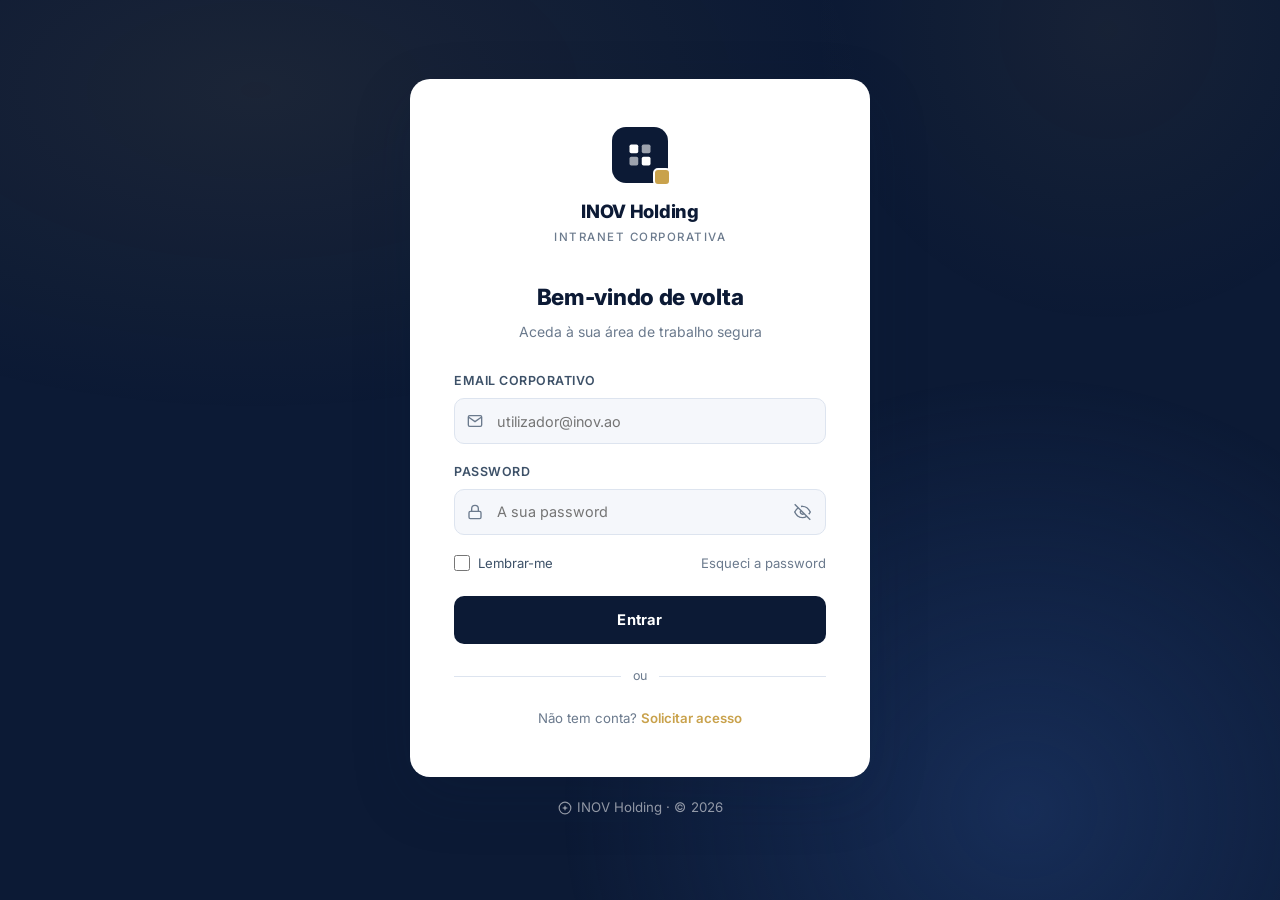
<file: index.html>
<!DOCTYPE html>
<html lang="pt">
<head>
  <meta charset="UTF-8" />
  <meta name="viewport" content="width=device-width, initial-scale=1.0" />
  <title>INOV Holding — Intranet</title>
  <link rel="preconnect" href="https://fonts.googleapis.com" />
  <link rel="preconnect" href="https://fonts.gstatic.com" crossorigin />
  <link href="https://fonts.googleapis.com/css2?family=Inter:wght@400;500;600;700;800&display=swap" rel="stylesheet" />
  <link rel="stylesheet" href="css/auth.css" />
</head>
<body data-page="login">

  <div class="auth-wrapper">
    <div class="auth-card">

      <!-- Logo -->
      <div class="auth-logo">
        <div class="auth-logo-mark">
          <svg viewBox="0 0 32 32" xmlns="http://www.w3.org/2000/svg">
            <rect x="4" y="4" width="10" height="10" rx="2"/>
            <rect x="18" y="4" width="10" height="10" rx="2" opacity="0.6"/>
            <rect x="4" y="18" width="10" height="10" rx="2" opacity="0.6"/>
            <rect x="18" y="18" width="10" height="10" rx="2"/>
          </svg>
        </div>
        <div class="auth-logo-name">INOV Holding</div>
        <div class="auth-logo-sub">Intranet Corporativa</div>
      </div>

      <!-- Heading -->
      <div class="auth-heading">
        <h1>Bem-vindo de volta</h1>
        <p>Aceda à sua área de trabalho segura</p>
      </div>

      <!-- Alert -->
      <div class="auth-alert" id="loginAlert"></div>

      <!-- Form -->
      <form id="loginForm" novalidate>

        <div class="form-group">
          <label for="loginEmail">Email Corporativo</label>
          <div class="input-icon-wrap">
            <span class="i-icon">
              <svg xmlns="http://www.w3.org/2000/svg" width="16" height="16" viewBox="0 0 24 24" fill="none" stroke="currentColor" stroke-width="2"><path d="M4 4h16c1.1 0 2 .9 2 2v12c0 1.1-.9 2-2 2H4c-1.1 0-2-.9-2-2V6c0-1.1.9-2 2-2z"/><polyline points="22,6 12,13 2,6"/></svg>
            </span>
            <input type="email" id="loginEmail" placeholder="utilizador@inov.ao" autocomplete="email" required />
          </div>
        </div>

        <div class="form-group">
          <label for="loginPass">Password</label>
          <div class="input-icon-wrap">
            <span class="i-icon">
              <svg xmlns="http://www.w3.org/2000/svg" width="16" height="16" viewBox="0 0 24 24" fill="none" stroke="currentColor" stroke-width="2"><rect x="3" y="11" width="18" height="11" rx="2" ry="2"/><path d="M7 11V7a5 5 0 0 1 10 0v4"/></svg>
            </span>
            <input type="password" id="loginPass" placeholder="A sua password" autocomplete="current-password" required />
            <button type="button" class="i-toggle" id="togglePass" aria-label="Mostrar/ocultar password">
              <svg xmlns="http://www.w3.org/2000/svg" width="17" height="17" viewBox="0 0 24 24" fill="none" stroke="currentColor" stroke-width="2"><path d="M17.94 17.94A10.07 10.07 0 0 1 12 20c-7 0-11-8-11-8a18.45 18.45 0 0 1 5.06-5.94M9.9 4.24A9.12 9.12 0 0 1 12 4c7 0 11 8 11 8a18.5 18.5 0 0 1-2.16 3.19m-6.72-1.07a3 3 0 1 1-4.24-4.24"/><line x1="1" y1="1" x2="23" y2="23"/></svg>
            </button>
          </div>
        </div>

        <div class="form-meta">
          <label class="remember">
            <input type="checkbox" id="rememberMe" />
            Lembrar-me
          </label>
          <a href="recover.html" class="link-muted">Esqueci a password</a>
        </div>

        <button type="submit" class="btn-auth">Entrar</button>

      </form>

      <div class="auth-divider"><span>ou</span></div>

      <div class="auth-footer">
        Não tem conta? <a href="register.html">Solicitar acesso</a>
      </div>

    </div>

    <div class="auth-back">
      <a href="#">
        <svg xmlns="http://www.w3.org/2000/svg" width="14" height="14" viewBox="0 0 24 24" fill="none" stroke="currentColor" stroke-width="2"><circle cx="12" cy="12" r="10"/><line x1="12" y1="8" x2="12" y2="16"/><line x1="8" y1="12" x2="16" y2="12"/></svg>
        INOV Holding · © <span id="footerYear"></span>
      </a>
    </div>
  </div>

  <script src="js/data.js"></script>
  <script src="js/api.js"></script>
  <script src="js/auth.js"></script>
  <script>document.getElementById('footerYear').textContent = new Date().getFullYear();</script>
</body>
</html>
</file>
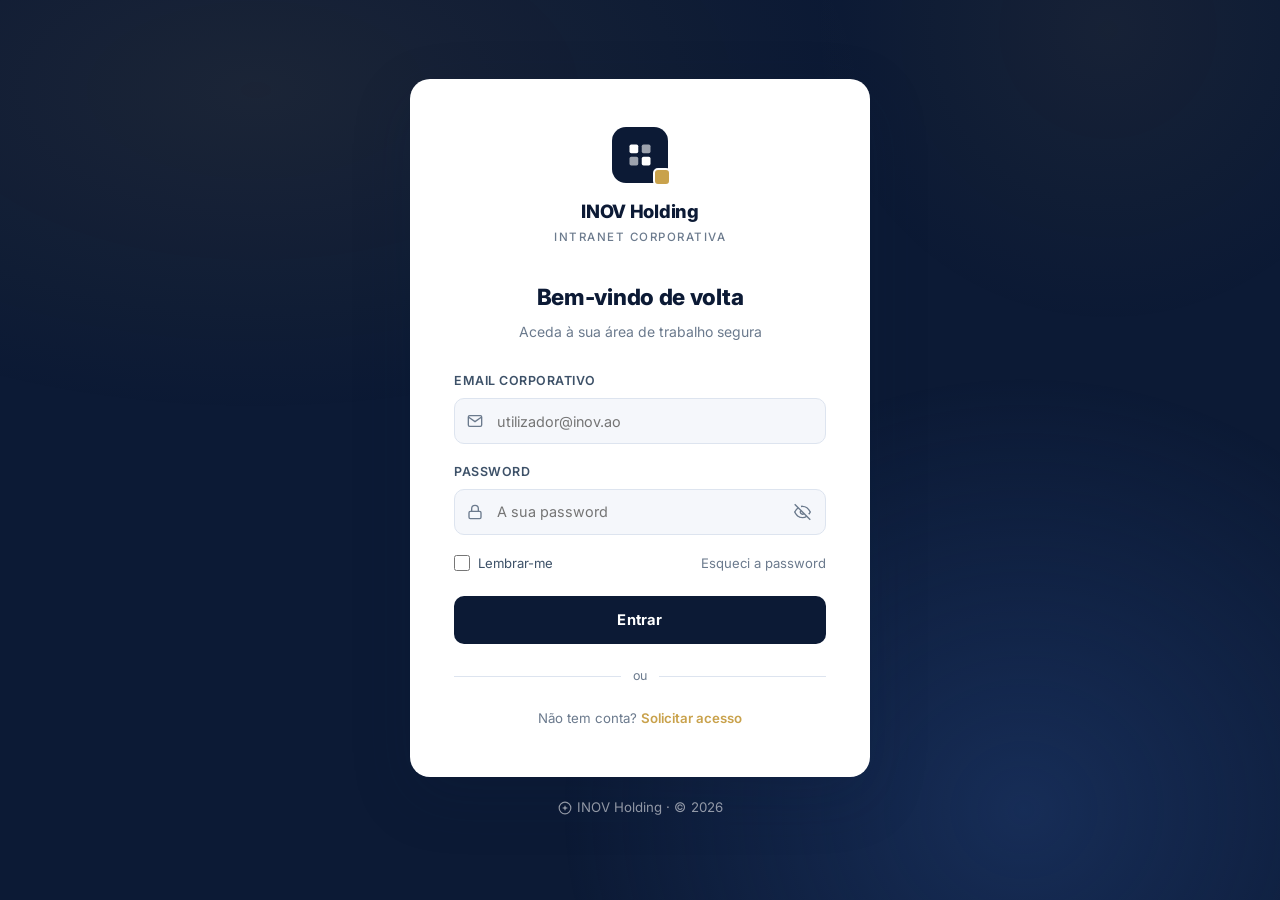
<file: app.html>
<!DOCTYPE html>
<html lang="pt">
<head>
  <meta charset="UTF-8" />
  <meta name="viewport" content="width=device-width, initial-scale=1.0" />
  <title>INOV Holding — Intranet</title>
  <link rel="preconnect" href="https://fonts.googleapis.com" />
  <link rel="preconnect" href="https://fonts.gstatic.com" crossorigin />
  <link href="https://fonts.googleapis.com/css2?family=Inter:wght@400;500;600;700;800&display=swap" rel="stylesheet" />
  <link rel="stylesheet" href="css/app.css" />
  <style>
    /* Supplement styles not covered by app.css */
    .sidebar-logout {
      background: none; border: none;
      color: rgba(255,255,255,0.2);
      padding: 4px; border-radius: 6px;
      margin-left: auto; flex-shrink: 0;
      transition: color .15s, background .15s;
    }
    .sidebar-logout:hover { color: rgba(255,255,255,0.6); background: rgba(255,255,255,0.06); }
    .nav-badge-gold {
      background: var(--gold); color: var(--navy);
      font-size: .62rem; font-weight: 800;
      padding: 1px 6px; border-radius: 20px;
      margin-left: auto; line-height: 1.5;
    }
    .notif-badge {
      position: absolute; top: 4px; right: 4px;
      min-width: 16px; height: 16px;
      background: var(--red); color: white;
      font-size: .6rem; font-weight: 800;
      border-radius: 20px; padding: 0 4px;
      display: flex; align-items: center; justify-content: center;
      border: 1.5px solid white;
      line-height: 1;
    }
    .hamburger {
      display: none; flex-direction: column; gap: 4px;
      background: none; border: none; padding: 6px;
      color: var(--text-2); border-radius: 6px;
      flex-shrink: 0;
    }
    .hamburger span { display: block; width: 20px; height: 2px; background: currentColor; border-radius: 2px; }
    .hamburger:hover { background: var(--surface); }
    @media (max-width: 900px) { .hamburger { display: flex; } }
    .header-breadcrumb-home { font-weight: 600; color: var(--text-2); }
    .header-search-input { width:100%; }
    #toastContainer { pointer-events: none; }
    #toastContainer .toast { pointer-events: auto; }
  </style>
</head>
<body>

<!-- Loader overlay — visível durante o carregamento dos dados da API -->
<div id="appLoader" style="display:none;position:fixed;inset:0;background:#f8fafc;z-index:9999;align-items:center;justify-content:center;flex-direction:column;gap:16px;">
  <div style="width:40px;height:40px;border:3px solid #e2e8f0;border-top-color:#0C1A35;border-radius:50%;animation:spin .8s linear infinite;"></div>
  <div style="font-size:0.85rem;color:#64748b;font-family:Inter,sans-serif;">A carregar intranet…</div>
</div>
<style>@keyframes spin{to{transform:rotate(360deg)}}</style>

<!-- ============================================================
     SHELL
     ============================================================ -->
<div class="inov-shell">

  <!-- ===== SIDEBAR ===== -->
  <aside class="sidebar" id="sidebar">

    <!-- Brand / Logo -->
    <div class="sidebar-header">
      <div class="sidebar-brand">
        <div class="brand-mark">
          <svg viewBox="0 0 32 32" fill="currentColor" width="20" height="20">
            <rect x="3" y="3"   width="11" height="11" rx="2.5"/>
            <rect x="18" y="3"  width="11" height="11" rx="2.5" opacity="0.6"/>
            <rect x="3" y="18"  width="11" height="11" rx="2.5" opacity="0.6"/>
            <rect x="18" y="18" width="11" height="11" rx="2.5"/>
          </svg>
        </div>
        <div class="brand-info">
          <strong>INOV Holding</strong>
          <span>Intranet Corporativa</span>
        </div>
      </div>
    </div>

    <!-- Navigation -->
    <nav class="sidebar-nav">

      <div class="nav-section-label">Principal</div>

      <a class="nav-item active" data-page="dashboard"
         href="javascript:void(0)" onclick="navigate('dashboard')">
        <svg viewBox="0 0 24 24" fill="none" stroke="currentColor" stroke-width="2" width="17" height="17">
          <rect x="3" y="3" width="7" height="7"/><rect x="14" y="3" width="7" height="7"/>
          <rect x="14" y="14" width="7" height="7"/><rect x="3" y="14" width="7" height="7"/>
        </svg>
        <span>Dashboard</span>
      </a>

      <a class="nav-item" data-page="group"
         href="javascript:void(0)" onclick="navigate('group')">
        <svg viewBox="0 0 24 24" fill="none" stroke="currentColor" stroke-width="2" width="17" height="17">
          <circle cx="12" cy="12" r="10"/>
          <line x1="2" y1="12" x2="22" y2="12"/>
          <path d="M12 2a15.3 15.3 0 0 1 4 10 15.3 15.3 0 0 1-4 10 15.3 15.3 0 0 1-4-10 15.3 15.3 0 0 1 4-10z"/>
        </svg>
        <span>Grupo INOV</span>
      </a>

      <a class="nav-item" data-page="sobre"
         href="javascript:void(0)" onclick="navigate('sobre')">
        <svg viewBox="0 0 24 24" fill="none" stroke="currentColor" stroke-width="2" width="17" height="17">
          <circle cx="12" cy="12" r="10"/>
          <line x1="12" y1="16" x2="12" y2="12"/>
          <line x1="12" y1="8" x2="12.01" y2="8"/>
        </svg>
        <span>Sobre Nós</span>
      </a>

      <a class="nav-item" data-page="companies"
         href="javascript:void(0)" onclick="navigate('companies')">
        <svg viewBox="0 0 24 24" fill="none" stroke="currentColor" stroke-width="2" width="17" height="17">
          <path d="M3 9l9-7 9 7v11a2 2 0 0 1-2 2H5a2 2 0 0 1-2-2z"/>
          <polyline points="9 22 9 12 15 12 15 22"/>
        </svg>
        <span>Empresas</span>
      </a>

      <div class="nav-section-label" style="margin-top:16px;">Conteúdo</div>

      <a class="nav-item" data-page="news"
         href="javascript:void(0)" onclick="navigate('news')">
        <svg viewBox="0 0 24 24" fill="none" stroke="currentColor" stroke-width="2" width="17" height="17">
          <path d="M4 22h16a2 2 0 0 0 2-2V4a2 2 0 0 0-2-2H8a2 2 0 0 0-2 2v16a2 2 0 0 1-2 2zm0 0a2 2 0 0 1-2-2v-9c0-1.1.9-2 2-2h2"/>
          <path d="M18 14h-8M15 18h-5M10 6h8v4h-8z"/>
        </svg>
        <span>Notícias</span>
        <span class="nav-badge" id="badgeNews" style="display:none;"></span>
      </a>

      <a class="nav-item" data-page="comunicados"
         href="javascript:void(0)" onclick="navigate('comunicados')">
        <svg viewBox="0 0 24 24" fill="none" stroke="currentColor" stroke-width="2" width="17" height="17">
          <path d="m3 11 19-9-9 19-2-8-8-2z"/>
        </svg>
        <span>Comunicados</span>
        <span class="nav-badge-gold" id="badgeComunicados" style="display:none;"></span>
      </a>

      <a class="nav-item" data-page="docs"
         href="javascript:void(0)" onclick="navigate('docs')">
        <svg viewBox="0 0 24 24" fill="none" stroke="currentColor" stroke-width="2" width="17" height="17">
          <path d="M14 2H6a2 2 0 0 0-2 2v16a2 2 0 0 0 2 2h12a2 2 0 0 0 2-2V8z"/>
          <polyline points="14 2 14 8 20 8"/>
          <line x1="16" y1="13" x2="8" y2="13"/><line x1="16" y1="17" x2="8" y2="17"/>
        </svg>
        <span>Documentos</span>
      </a>

      <a class="nav-item" data-page="brands"
         href="javascript:void(0)" onclick="navigate('brands')">
        <svg viewBox="0 0 24 24" fill="none" stroke="currentColor" stroke-width="2" width="17" height="17">
          <polygon points="12 2 15.09 8.26 22 9.27 17 14.14 18.18 21.02 12 17.77 5.82 21.02 7 14.14 2 9.27 8.91 8.26 12 2"/>
        </svg>
        <span>Marca &amp; Brand</span>
      </a>

      <a class="nav-item" data-page="gallery"
         href="javascript:void(0)" onclick="navigate('gallery')">
        <svg viewBox="0 0 24 24" fill="none" stroke="currentColor" stroke-width="2" width="17" height="17">
          <rect x="3" y="3" width="18" height="18" rx="2"/>
          <circle cx="8.5" cy="8.5" r="1.5"/>
          <polyline points="21 15 16 10 5 21"/>
        </svg>
        <span>Galeria</span>
      </a>

      <div class="nav-section-label" style="margin-top:16px;">Conta</div>

      <a class="nav-item" data-page="profile"
         href="javascript:void(0)" onclick="navigate('profile')">
        <svg viewBox="0 0 24 24" fill="none" stroke="currentColor" stroke-width="2" width="17" height="17">
          <path d="M20 21v-2a4 4 0 0 0-4-4H8a4 4 0 0 0-4 4v2"/>
          <circle cx="12" cy="7" r="4"/>
        </svg>
        <span>O Meu Perfil</span>
      </a>

      <!-- Admin only: hidden by JS for non-admins -->
      <a class="nav-item" data-page="admin" data-admin-only
         href="javascript:void(0)" onclick="navigate('admin')">
        <svg viewBox="0 0 24 24" fill="none" stroke="currentColor" stroke-width="2" width="17" height="17">
          <path d="M12 22s8-4 8-10V5l-8-3-8 3v7c0 6 8 10 8 10z"/>
        </svg>
        <span>Administração</span>
      </a>

      <!-- Confidencial — somente admin -->
      <a class="nav-item" data-page="confidencial" data-admin-only
         href="javascript:void(0)" onclick="navigate('confidencial')"
         style="color:rgba(220,38,38,0.7);margin-top:4px;">
        <svg viewBox="0 0 24 24" fill="none" stroke="currentColor" stroke-width="2" width="17" height="17">
          <rect x="3" y="11" width="18" height="11" rx="2" ry="2"/>
          <path d="M7 11V7a5 5 0 0 1 10 0v4"/>
        </svg>
        <span>Confidencial</span>
      </a>

    </nav>

    <!-- Sidebar footer: current user -->
    <div class="sidebar-footer">
      <div class="sidebar-user">
        <div class="user-avatar-sm" id="sidebarUserAv">--</div>
        <div class="sidebar-user-info">
          <div class="name" id="sidebarUserName">Utilizador</div>
          <div class="role" id="sidebarUserRole">—</div>
        </div>
        <button class="sidebar-logout" id="logoutBtn" title="Terminar sessão">
          <svg viewBox="0 0 24 24" fill="none" stroke="currentColor" stroke-width="2" width="16" height="16">
            <path d="M9 21H5a2 2 0 0 1-2-2V5a2 2 0 0 1 2-2h4"/>
            <polyline points="16 17 21 12 16 7"/>
            <line x1="21" y1="12" x2="9" y2="12"/>
          </svg>
        </button>
      </div>
    </div>

  </aside>

  <!-- Mobile sidebar overlay -->
  <div class="sidebar-overlay" id="sidebarOverlay"></div>

  <!-- ===== MAIN AREA ===== -->
  <div style="flex:1;min-width:0;display:flex;flex-direction:column;">

    <!-- Header -->
    <header class="header">

      <!-- Hamburger (mobile) -->
      <button class="hamburger header-menu-btn" id="menuBtn" aria-label="Menu">
        <span></span><span></span><span></span>
      </button>

      <!-- Breadcrumb -->
      <div class="header-breadcrumb">
        <span class="header-breadcrumb-home">INOV</span>
        <svg viewBox="0 0 24 24" fill="none" stroke="currentColor" stroke-width="2" width="11" height="11" style="color:var(--border)">
          <polyline points="9 18 15 12 9 6"/>
        </svg>
        <span class="crumb-current" id="breadcrumb">Dashboard</span>
      </div>

      <!-- Search -->
      <div class="header-search">
        <svg viewBox="0 0 24 24" fill="none" stroke="currentColor" stroke-width="2" width="15" height="15">
          <circle cx="11" cy="11" r="8"/><line x1="21" y1="21" x2="16.65" y2="16.65"/>
        </svg>
        <input type="search" id="headerSearchInput"
               placeholder="Pesquisar notícias, documentos, empresas…" />
      </div>

      <!-- Right actions -->
      <div class="header-actions">
        <button class="hdr-btn" id="notifBtn" title="Comunicados" style="position:relative;">
          <svg viewBox="0 0 24 24" fill="none" stroke="currentColor" stroke-width="2" width="20" height="20">
            <path d="M18 8A6 6 0 0 0 6 8c0 7-3 9-3 9h18s-3-2-3-9"/>
            <path d="M13.73 21a2 2 0 0 1-3.46 0"/>
          </svg>
          <span class="notif-badge" id="notifBadge" style="display:none;"></span>
          <span class="notif-dot" id="notifDot" style="display:none;"></span>
        </button>
        <div class="header-avatar" id="headerAvatar"
             onclick="navigate('profile')" title="Ver perfil">--</div>
      </div>

    </header>

    <!-- Page container -->
    <main class="main-content">

      <div class="page active" id="page-dashboard"></div>
      <div class="page" id="page-group"></div>
      <div class="page" id="page-companies"></div>
      <div class="page" id="page-news"></div>
      <div class="page" id="page-comunicados"></div>
      <div class="page" id="page-docs"></div>
      <div class="page" id="page-brands"></div>
      <div class="page" id="page-gallery"></div>
      <div class="page" id="page-profile"></div>
      <div class="page" id="page-admin"></div>

      <!-- Dynamic page: reused for company & news detail -->
      <div class="page" id="page-dynamic"></div>

      <!-- Sobre Nós -->
      <div class="page" id="page-sobre"></div>

      <!-- Confidencial — admin only -->
      <div class="page" id="page-confidencial"></div>

    </main>
  </div>

</div><!-- /.inov-shell -->

<!-- ============================================================
     TOAST CONTAINER
     ============================================================ -->
<div class="toast-container" id="toastContainer"></div>

<!-- ============================================================
     LIGHTBOX — app.js uses id="lightbox" + adds class "open"
     ============================================================ -->
<div class="lightbox" id="lightbox"></div>

<!-- ============================================================
     MODAL OVERLAY — app.js injects .modal HTML here + adds "open"
     ============================================================ -->
<div class="modal-overlay" id="modalOverlay"></div>

<!-- ============================================================
     SCRIPTS
     ============================================================ -->
<script src="js/data.js?v=3"></script>
<script src="js/api.js?v=2"></script>
<script src="js/auth.js?v=2"></script>
<script src="js/loader.js?v=4"></script>
<script src="js/app.js?v=6"></script>
<script src="js/admin.js?v=6"></script>

</body>
</html>
</file>
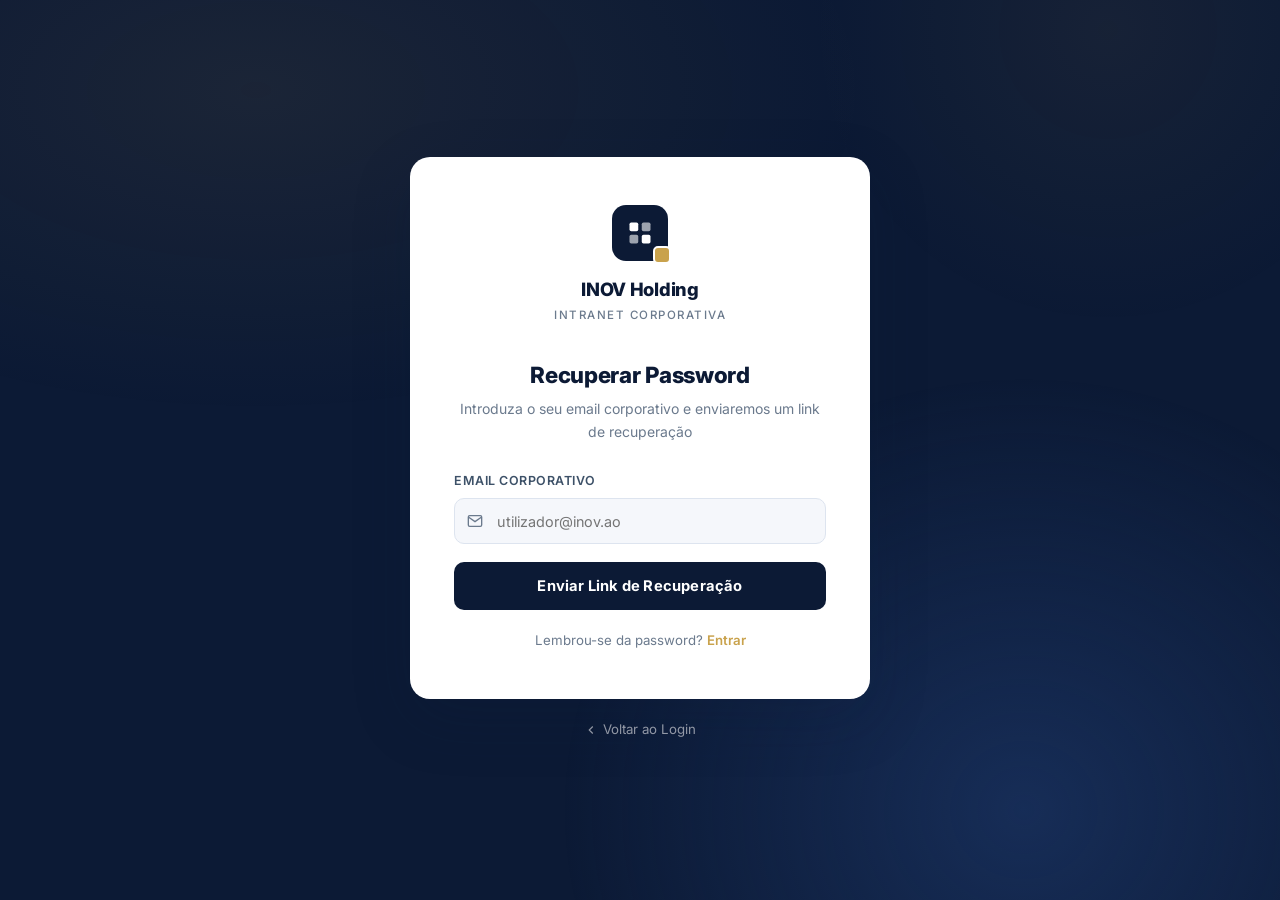
<file: recover.html>
<!DOCTYPE html>
<html lang="pt">
<head>
  <meta charset="UTF-8" />
  <meta name="viewport" content="width=device-width, initial-scale=1.0" />
  <title>Recuperar Password — INOV Intranet</title>
  <link rel="preconnect" href="https://fonts.googleapis.com" />
  <link rel="preconnect" href="https://fonts.gstatic.com" crossorigin />
  <link href="https://fonts.googleapis.com/css2?family=Inter:wght@400;500;600;700;800&display=swap" rel="stylesheet" />
  <link rel="stylesheet" href="css/auth.css" />
</head>
<body data-page="recover">

  <div class="auth-wrapper">
    <div class="auth-card">

      <!-- Logo -->
      <div class="auth-logo">
        <div class="auth-logo-mark">
          <svg viewBox="0 0 32 32" xmlns="http://www.w3.org/2000/svg">
            <rect x="4" y="4" width="10" height="10" rx="2"/>
            <rect x="18" y="4" width="10" height="10" rx="2" opacity="0.6"/>
            <rect x="4" y="18" width="10" height="10" rx="2" opacity="0.6"/>
            <rect x="18" y="18" width="10" height="10" rx="2"/>
          </svg>
        </div>
        <div class="auth-logo-name">INOV Holding</div>
        <div class="auth-logo-sub">Intranet Corporativa</div>
      </div>

      <!-- Heading -->
      <div class="auth-heading">
        <h1>Recuperar Password</h1>
        <p>Introduza o seu email corporativo e enviaremos um link de recuperação</p>
      </div>

      <!-- Alert -->
      <div class="auth-alert" id="recoverAlert"></div>

      <!-- Form -->
      <form id="recoverForm" novalidate>

        <div class="form-group">
          <label for="recoverEmail">Email Corporativo</label>
          <div class="input-icon-wrap">
            <span class="i-icon">
              <svg xmlns="http://www.w3.org/2000/svg" width="16" height="16" viewBox="0 0 24 24" fill="none" stroke="currentColor" stroke-width="2"><path d="M4 4h16c1.1 0 2 .9 2 2v12c0 1.1-.9 2-2 2H4c-1.1 0-2-.9-2-2V6c0-1.1.9-2 2-2z"/><polyline points="22,6 12,13 2,6"/></svg>
            </span>
            <input type="email" id="recoverEmail" placeholder="utilizador@inov.ao" autocomplete="email" required />
          </div>
        </div>

        <button type="submit" class="btn-auth">Enviar Link de Recuperação</button>

      </form>

      <div class="auth-footer">
        Lembrou-se da password? <a href="index.html">Entrar</a>
      </div>

    </div>

    <div class="auth-back">
      <a href="index.html">
        <svg xmlns="http://www.w3.org/2000/svg" width="14" height="14" viewBox="0 0 24 24" fill="none" stroke="currentColor" stroke-width="2"><polyline points="15 18 9 12 15 6"/></svg>
        Voltar ao Login
      </a>
    </div>
  </div>

  <script src="js/data.js"></script>
  <script src="js/auth.js"></script>
</body>
</html>
</file>
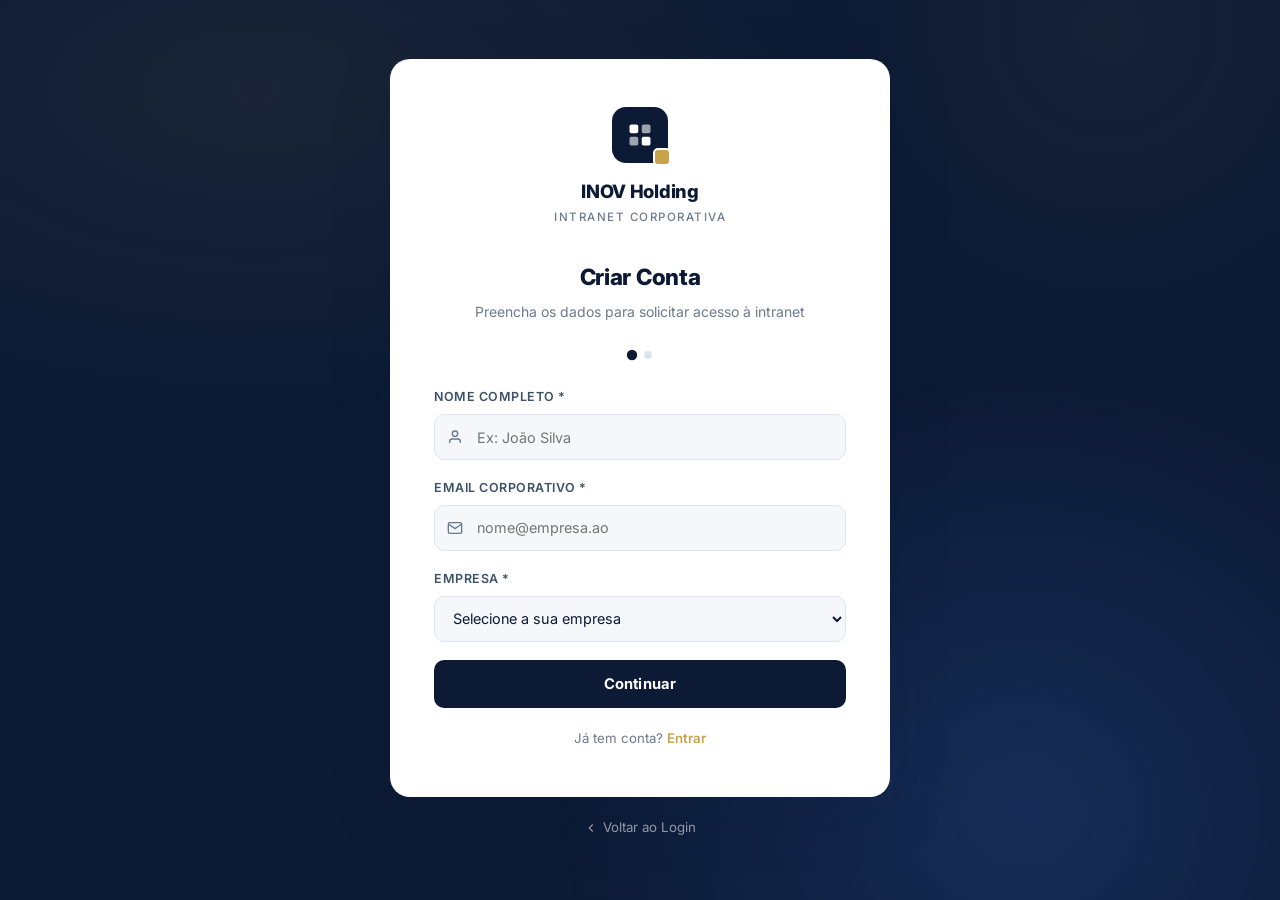
<file: register.html>
<!DOCTYPE html>
<html lang="pt">
<head>
  <meta charset="UTF-8" />
  <meta name="viewport" content="width=device-width, initial-scale=1.0" />
  <title>Solicitar Acesso — INOV Intranet</title>
  <link rel="preconnect" href="https://fonts.googleapis.com" />
  <link rel="preconnect" href="https://fonts.gstatic.com" crossorigin />
  <link href="https://fonts.googleapis.com/css2?family=Inter:wght@400;500;600;700;800&display=swap" rel="stylesheet" />
  <link rel="stylesheet" href="css/auth.css" />
</head>
<body data-page="register">

  <div class="auth-wrapper" style="max-width:500px;">
    <div class="auth-card">

      <!-- Logo -->
      <div class="auth-logo">
        <div class="auth-logo-mark">
          <svg viewBox="0 0 32 32" xmlns="http://www.w3.org/2000/svg">
            <rect x="4" y="4" width="10" height="10" rx="2"/>
            <rect x="18" y="4" width="10" height="10" rx="2" opacity="0.6"/>
            <rect x="4" y="18" width="10" height="10" rx="2" opacity="0.6"/>
            <rect x="18" y="18" width="10" height="10" rx="2"/>
          </svg>
        </div>
        <div class="auth-logo-name">INOV Holding</div>
        <div class="auth-logo-sub">Intranet Corporativa</div>
      </div>

      <!-- Heading -->
      <div class="auth-heading">
        <h1>Criar Conta</h1>
        <p>Preencha os dados para solicitar acesso à intranet</p>
      </div>

      <!-- Step dots -->
      <div class="auth-steps">
        <div class="step-dot active"></div>
        <div class="step-dot"></div>
      </div>

      <!-- Alert -->
      <div class="auth-alert" id="registerAlert"></div>

      <!-- Form -->
      <form id="registerForm" novalidate>

        <!-- STEP 1 -->
        <div id="step1">
          <div class="form-group">
            <label for="regName">Nome Completo *</label>
            <div class="input-icon-wrap">
              <span class="i-icon">
                <svg xmlns="http://www.w3.org/2000/svg" width="16" height="16" viewBox="0 0 24 24" fill="none" stroke="currentColor" stroke-width="2"><path d="M20 21v-2a4 4 0 0 0-4-4H8a4 4 0 0 0-4 4v2"/><circle cx="12" cy="7" r="4"/></svg>
              </span>
              <input type="text" id="regName" placeholder="Ex: João Silva" autocomplete="name" />
            </div>
          </div>

          <div class="form-group">
            <label for="regEmail">Email Corporativo *</label>
            <div class="input-icon-wrap">
              <span class="i-icon">
                <svg xmlns="http://www.w3.org/2000/svg" width="16" height="16" viewBox="0 0 24 24" fill="none" stroke="currentColor" stroke-width="2"><path d="M4 4h16c1.1 0 2 .9 2 2v12c0 1.1-.9 2-2 2H4c-1.1 0-2-.9-2-2V6c0-1.1.9-2 2-2z"/><polyline points="22,6 12,13 2,6"/></svg>
              </span>
              <input type="email" id="regEmail" placeholder="nome@empresa.ao" autocomplete="email" />
            </div>
          </div>

          <div class="form-group">
            <label for="regCompany">Empresa *</label>
            <select id="regCompany">
              <option value="">Selecione a sua empresa</option>
              <option value="inov">INOV Holding</option>
              <option value="inovcap">INOV Capital</option>
              <option value="inovenergy">INOV Energy</option>
              <option value="inovtech">INOV Tech</option>
              <option value="inovlogistics">INOV Logistics</option>
              <option value="inovagrofoods">INOV AgroFoods</option>
              <option value="inovhealth">INOV Health</option>
              <option value="inovrealestate">INOV Real Estate</option>
            </select>
          </div>

          <button type="button" class="btn-auth" id="nextBtn">Continuar</button>
        </div>

        <!-- STEP 2 -->
        <div id="step2" style="display:none;">
          <div class="form-row">
            <div class="form-group">
              <label for="regDept">Departamento *</label>
              <div class="input-icon-wrap">
                <span class="i-icon">
                  <svg xmlns="http://www.w3.org/2000/svg" width="16" height="16" viewBox="0 0 24 24" fill="none" stroke="currentColor" stroke-width="2"><path d="M3 9l9-7 9 7v11a2 2 0 0 1-2 2H5a2 2 0 0 1-2-2z"/><polyline points="9 22 9 12 15 12 15 22"/></svg>
                </span>
                <input type="text" id="regDept" placeholder="Ex: Financeiro" />
              </div>
            </div>
            <div class="form-group">
              <label for="regJob">Cargo *</label>
              <div class="input-icon-wrap">
                <span class="i-icon">
                  <svg xmlns="http://www.w3.org/2000/svg" width="16" height="16" viewBox="0 0 24 24" fill="none" stroke="currentColor" stroke-width="2"><rect x="2" y="7" width="20" height="14" rx="2" ry="2"/><path d="M16 21V5a2 2 0 0 0-2-2h-4a2 2 0 0 0-2 2v16"/></svg>
                </span>
                <input type="text" id="regJob" placeholder="Ex: Analista" />
              </div>
            </div>
          </div>

          <div class="form-group">
            <label for="regPass">Password *</label>
            <div class="input-icon-wrap">
              <span class="i-icon">
                <svg xmlns="http://www.w3.org/2000/svg" width="16" height="16" viewBox="0 0 24 24" fill="none" stroke="currentColor" stroke-width="2"><rect x="3" y="11" width="18" height="11" rx="2" ry="2"/><path d="M7 11V7a5 5 0 0 1 10 0v4"/></svg>
              </span>
              <input type="password" id="regPass" placeholder="Mínimo 8 caracteres" data-target="regPass" />
              <button type="button" class="i-toggle" data-target="regPass" aria-label="Mostrar password">
                <svg xmlns="http://www.w3.org/2000/svg" width="16" height="16" viewBox="0 0 24 24" fill="none" stroke="currentColor" stroke-width="2"><path d="M17.94 17.94A10.07 10.07 0 0 1 12 20c-7 0-11-8-11-8a18.45 18.45 0 0 1 5.06-5.94M9.9 4.24A9.12 9.12 0 0 1 12 4c7 0 11 8 11 8a18.5 18.5 0 0 1-2.16 3.19m-6.72-1.07a3 3 0 1 1-4.24-4.24"/><line x1="1" y1="1" x2="23" y2="23"/></svg>
              </button>
            </div>
            <div class="pwd-strength"><div class="pwd-strength-bar" id="pwdBar"></div></div>
          </div>

          <div class="form-group">
            <label for="regConfirm">Confirmar Password *</label>
            <div class="input-icon-wrap">
              <span class="i-icon">
                <svg xmlns="http://www.w3.org/2000/svg" width="16" height="16" viewBox="0 0 24 24" fill="none" stroke="currentColor" stroke-width="2"><rect x="3" y="11" width="18" height="11" rx="2" ry="2"/><path d="M7 11V7a5 5 0 0 1 10 0v4"/></svg>
              </span>
              <input type="password" id="regConfirm" placeholder="Repita a password" />
              <button type="button" class="i-toggle" data-target="regConfirm" aria-label="Mostrar password">
                <svg xmlns="http://www.w3.org/2000/svg" width="16" height="16" viewBox="0 0 24 24" fill="none" stroke="currentColor" stroke-width="2"><path d="M17.94 17.94A10.07 10.07 0 0 1 12 20c-7 0-11-8-11-8a18.45 18.45 0 0 1 5.06-5.94M9.9 4.24A9.12 9.12 0 0 1 12 4c7 0 11 8 11 8a18.5 18.5 0 0 1-2.16 3.19m-6.72-1.07a3 3 0 1 1-4.24-4.24"/><line x1="1" y1="1" x2="23" y2="23"/></svg>
              </button>
            </div>
          </div>

          <div style="display:flex;gap:10px;">
            <button type="button" class="btn-auth" id="backBtn" style="background:var(--surface);color:var(--text-2);border:1.5px solid var(--border);flex:0 0 auto;width:auto;padding:0 20px;">
              Voltar
            </button>
            <button type="submit" class="btn-auth" id="submitBtn">Criar Conta</button>
          </div>

          <p class="policy-text">
            Ao criar conta, aceita os <a href="#">Termos de Utilização</a> e
            a <a href="#">Política de Privacidade</a> do Grupo INOV.
          </p>
        </div>

      </form>

      <div class="auth-footer">
        Já tem conta? <a href="index.html">Entrar</a>
      </div>

    </div>

    <div class="auth-back">
      <a href="index.html">
        <svg xmlns="http://www.w3.org/2000/svg" width="14" height="14" viewBox="0 0 24 24" fill="none" stroke="currentColor" stroke-width="2"><polyline points="15 18 9 12 15 6"/></svg>
        Voltar ao Login
      </a>
    </div>
  </div>

  <script src="js/data.js"></script>
  <script src="js/auth.js"></script>
</body>
</html>
</file>
<file: css/auth.css>
/* =============================================
   INOV INTRANET — AUTH STYLES
   Login · Register · Recover Password
   ============================================= */

*, *::before, *::after { box-sizing: border-box; margin: 0; padding: 0; }

:root {
  --navy:        #0C1A35;
  --navy-mid:    #152744;
  --navy-light:  #1E3A6E;
  --gold:        #C9A24C;
  --gold-light:  #E2BA6A;
  --gold-pale:   #FDF6E8;
  --white:       #FFFFFF;
  --surface:     #F5F7FB;
  --border:      #DDE4EF;
  --text-1:      #0C1A35;
  --text-2:      #3D5168;
  --text-3:      #6B7A8D;
  --green:       #0D9488;
  --red:         #DC2626;
  --radius:      10px;
  --shadow-lg:   0 20px 60px rgba(12,26,53,0.18), 0 0 1px rgba(12,26,53,0.1);
}

html { scroll-behavior: smooth; }
body {
  font-family: 'Inter', -apple-system, BlinkMacSystemFont, 'Segoe UI', sans-serif;
  background: var(--navy);
  color: var(--text-1);
  min-height: 100vh;
  display: flex;
  align-items: center;
  justify-content: center;
  line-height: 1.6;
  padding: 24px;
  position: relative;
  overflow: hidden;
}

/* Background pattern */
body::before {
  content: '';
  position: fixed;
  inset: 0;
  background:
    radial-gradient(ellipse 80% 60% at 20% 10%, rgba(201,162,76,0.08) 0%, transparent 60%),
    radial-gradient(ellipse 60% 80% at 80% 90%, rgba(30,58,110,0.6) 0%, transparent 60%);
  pointer-events: none;
}
body::after {
  content: '';
  position: fixed;
  top: -30%;
  right: -10%;
  width: 600px;
  height: 600px;
  border-radius: 50%;
  background: radial-gradient(circle, rgba(201,162,76,0.06) 0%, transparent 70%);
  pointer-events: none;
}

/* ===== AUTH CARD ===== */
.auth-wrapper {
  width: 100%;
  max-width: 460px;
  position: relative;
  z-index: 1;
}

.auth-card {
  background: var(--white);
  border-radius: 20px;
  padding: 48px 44px;
  box-shadow: var(--shadow-lg);
}

/* Logo */
.auth-logo {
  display: flex;
  flex-direction: column;
  align-items: center;
  margin-bottom: 32px;
}
.auth-logo-mark {
  width: 56px;
  height: 56px;
  background: var(--navy);
  border-radius: 14px;
  display: flex;
  align-items: center;
  justify-content: center;
  margin-bottom: 14px;
  position: relative;
}
.auth-logo-mark::after {
  content: '';
  position: absolute;
  bottom: -3px;
  right: -3px;
  width: 18px;
  height: 18px;
  background: var(--gold);
  border-radius: 5px;
  border: 2px solid var(--white);
}
.auth-logo-mark svg { width: 28px; height: 28px; fill: white; }
.auth-logo-name {
  font-size: 1.15rem;
  font-weight: 800;
  color: var(--navy);
  letter-spacing: -0.3px;
}
.auth-logo-sub {
  font-size: 0.72rem;
  color: var(--text-3);
  font-weight: 500;
  letter-spacing: 1.5px;
  text-transform: uppercase;
  margin-top: 2px;
}

/* Heading */
.auth-heading {
  text-align: center;
  margin-bottom: 28px;
}
.auth-heading h1 {
  font-size: 1.4rem;
  font-weight: 800;
  color: var(--navy);
  margin-bottom: 6px;
  letter-spacing: -0.3px;
}
.auth-heading p {
  font-size: 0.875rem;
  color: var(--text-3);
}

/* ===== FORM ===== */
.form-group {
  margin-bottom: 18px;
}
.form-group label {
  display: block;
  font-size: 0.78rem;
  font-weight: 600;
  color: var(--text-2);
  margin-bottom: 7px;
  text-transform: uppercase;
  letter-spacing: 0.5px;
}
.form-group input,
.form-group select {
  width: 100%;
  height: 46px;
  border: 1.5px solid var(--border);
  border-radius: var(--radius);
  padding: 0 14px;
  font-family: inherit;
  font-size: 0.9rem;
  color: var(--text-1);
  background: var(--surface);
  outline: none;
  transition: border-color 0.2s, box-shadow 0.2s, background 0.2s;
}
.form-group input:focus,
.form-group select:focus {
  border-color: var(--navy);
  background: var(--white);
  box-shadow: 0 0 0 3px rgba(12,26,53,0.08);
}
.form-group input.error { border-color: var(--red); }
.form-group .field-error {
  font-size: 0.75rem;
  color: var(--red);
  margin-top: 5px;
  display: none;
}
.form-group input.error + .field-error { display: block; }

.input-icon-wrap {
  position: relative;
}
.input-icon-wrap input {
  padding-left: 42px;
}
.input-icon-wrap .i-icon {
  position: absolute;
  left: 13px;
  top: 50%;
  transform: translateY(-50%);
  color: var(--text-3);
  pointer-events: none;
  display: flex;
}
.input-icon-wrap .i-toggle {
  position: absolute;
  right: 13px;
  top: 50%;
  transform: translateY(-50%);
  background: none;
  border: none;
  cursor: pointer;
  color: var(--text-3);
  padding: 2px;
  display: flex;
}
.input-icon-wrap .i-toggle:hover { color: var(--navy); }

.form-row {
  display: grid;
  grid-template-columns: 1fr 1fr;
  gap: 14px;
}

/* Extras below field */
.form-meta {
  display: flex;
  align-items: center;
  justify-content: space-between;
  margin-bottom: 22px;
}
.remember {
  display: flex;
  align-items: center;
  gap: 8px;
  font-size: 0.82rem;
  color: var(--text-2);
  cursor: pointer;
  user-select: none;
}
.remember input[type="checkbox"] {
  width: 16px;
  height: 16px;
  accent-color: var(--navy);
  cursor: pointer;
}
.link-muted {
  font-size: 0.82rem;
  color: var(--text-3);
  text-decoration: none;
  transition: color 0.15s;
}
.link-muted:hover { color: var(--gold); }

/* Buttons */
.btn-auth {
  width: 100%;
  height: 48px;
  background: var(--navy);
  color: var(--white);
  border: none;
  border-radius: var(--radius);
  font-family: inherit;
  font-size: 0.92rem;
  font-weight: 700;
  cursor: pointer;
  transition: background 0.2s, transform 0.1s, box-shadow 0.2s;
  letter-spacing: 0.2px;
}
.btn-auth:hover {
  background: var(--navy-light);
  box-shadow: 0 6px 20px rgba(12,26,53,0.25);
  transform: translateY(-1px);
}
.btn-auth:active { transform: translateY(0); }
.btn-auth.loading {
  opacity: 0.7;
  pointer-events: none;
}

/* Divider */
.auth-divider {
  text-align: center;
  margin: 22px 0;
  position: relative;
  color: var(--text-3);
  font-size: 0.78rem;
}
.auth-divider::before {
  content: '';
  position: absolute;
  left: 0; right: 0; top: 50%;
  height: 1px;
  background: var(--border);
}
.auth-divider span {
  background: var(--white);
  padding: 0 12px;
  position: relative;
}

/* Footer link */
.auth-footer {
  text-align: center;
  margin-top: 20px;
  font-size: 0.83rem;
  color: var(--text-3);
}
.auth-footer a {
  color: var(--gold);
  font-weight: 600;
  text-decoration: none;
  transition: color 0.15s;
}
.auth-footer a:hover { color: var(--navy); }

/* Alert */
.auth-alert {
  display: none;
  padding: 12px 16px;
  border-radius: 8px;
  font-size: 0.83rem;
  font-weight: 500;
  margin-bottom: 18px;
}
.auth-alert.error { background: #FEF2F2; border: 1px solid #FECACA; color: var(--red); }
.auth-alert.success { background: #F0FDF4; border: 1px solid #BBF7D0; color: #15803D; }
.auth-alert.show { display: flex; align-items: center; gap: 10px; }

/* Back link */
.auth-back {
  text-align: center;
  margin-top: 20px;
  font-size: 0.83rem;
}
.auth-back a {
  color: rgba(255,255,255,0.55);
  text-decoration: none;
  display: inline-flex;
  align-items: center;
  gap: 5px;
  transition: color 0.15s;
}
.auth-back a:hover { color: var(--gold); }

/* Password strength */
.pwd-strength {
  margin-top: 8px;
  height: 4px;
  background: var(--border);
  border-radius: 4px;
  overflow: hidden;
}
.pwd-strength-bar {
  height: 100%;
  border-radius: 4px;
  transition: width 0.3s, background 0.3s;
  width: 0%;
}
.pwd-strength-bar.weak   { width: 25%; background: var(--red); }
.pwd-strength-bar.fair   { width: 50%; background: #F59E0B; }
.pwd-strength-bar.good   { width: 75%; background: #3B82F6; }
.pwd-strength-bar.strong { width: 100%; background: var(--green); }

/* Steps (register) */
.auth-steps {
  display: flex;
  justify-content: center;
  gap: 8px;
  margin-bottom: 28px;
}
.step-dot {
  width: 8px; height: 8px;
  border-radius: 50%;
  background: var(--border);
  transition: background 0.2s, transform 0.2s;
}
.step-dot.active { background: var(--navy); transform: scale(1.3); }
.step-dot.done   { background: var(--gold); }

/* Policy text */
.policy-text {
  font-size: 0.75rem;
  color: var(--text-3);
  text-align: center;
  line-height: 1.5;
  margin-top: 16px;
}
.policy-text a { color: var(--gold); text-decoration: none; }

/* Responsive */
@media (max-width: 480px) {
  .auth-card { padding: 32px 24px; }
  .form-row { grid-template-columns: 1fr; }
}
</file>
<file: css/app.css>
/* =============================================
   INOV INTRANET — APP DESIGN SYSTEM
   Full application styles
   ============================================= */

*, *::before, *::after { box-sizing: border-box; margin: 0; padding: 0; }

:root {
  --navy:         #0C1A35;
  --navy-mid:     #152744;
  --navy-light:   #1E3A6E;
  --navy-hover:   #0F2040;
  --gold:         #C9A24C;
  --gold-light:   #E2BA6A;
  --gold-pale:    #FDF6E8;
  --gold-dim:     rgba(201,162,76,0.12);
  --white:        #FFFFFF;
  --surface:      #F5F7FB;
  --surface-2:    #EEF2F8;
  --border:       #DDE4EF;
  --border-light: #EDF1F7;
  --text-1:       #0C1A35;
  --text-2:       #3D5168;
  --text-3:       #6B7A8D;
  --text-4:       #9DAAB8;
  --green:        #0D9488;
  --green-pale:   #F0FDFA;
  --red:          #DC2626;
  --red-pale:     #FEF2F2;
  --amber:        #D97706;
  --amber-pale:   #FFFBEB;
  --blue:         #2563EB;
  --blue-pale:    #EFF6FF;
  --purple:       #7C3AED;
  --purple-pale:  #F5F3FF;

  --sidebar-w:    264px;
  --header-h:     64px;
  --radius-sm:    6px;
  --radius:       10px;
  --radius-lg:    16px;
  --radius-xl:    20px;
  --shadow-sm:    0 1px 3px rgba(12,26,53,0.06), 0 1px 2px rgba(12,26,53,0.04);
  --shadow:       0 4px 16px rgba(12,26,53,0.08), 0 1px 3px rgba(12,26,53,0.05);
  --shadow-lg:    0 12px 40px rgba(12,26,53,0.12), 0 2px 8px rgba(12,26,53,0.06);
  --transition:   0.2s ease;
}

html { scroll-behavior: smooth; font-size: 16px; }
body {
  font-family: 'Inter', -apple-system, BlinkMacSystemFont, 'Segoe UI', sans-serif;
  background: var(--surface);
  color: var(--text-1);
  line-height: 1.6;
  overflow-x: hidden;
}
a { text-decoration: none; color: inherit; }
ul { list-style: none; }
img { max-width: 100%; display: block; }
button { cursor: pointer; font-family: inherit; }

/* =============================================
   LAYOUT SHELL
   ============================================= */
.inov-shell {
  display: flex;
  min-height: 100vh;
}

/* =============================================
   SIDEBAR
   ============================================= */
.sidebar {
  width: var(--sidebar-w);
  background: var(--navy);
  display: flex;
  flex-direction: column;
  position: fixed;
  top: 0; left: 0; bottom: 0;
  z-index: 200;
  transition: transform var(--transition);
  overflow: hidden;
}

.sidebar-header {
  padding: 22px 20px 18px;
  border-bottom: 1px solid rgba(255,255,255,0.07);
  flex-shrink: 0;
}
.sidebar-brand {
  display: flex;
  align-items: center;
  gap: 12px;
}
.brand-mark {
  width: 38px; height: 38px;
  background: var(--gold);
  border-radius: 9px;
  display: flex; align-items: center; justify-content: center;
  flex-shrink: 0;
  font-size: 0.75rem; font-weight: 900;
  color: var(--navy);
  letter-spacing: -0.5px;
  position: relative;
}
.brand-mark::after {
  content: '';
  position: absolute;
  bottom: -2px; right: -2px;
  width: 10px; height: 10px;
  background: var(--white);
  border-radius: 3px;
  border: 2px solid var(--navy);
}
.brand-info { line-height: 1.2; }
.brand-info strong {
  display: block;
  color: var(--white);
  font-size: 0.92rem;
  font-weight: 800;
  letter-spacing: -0.2px;
}
.brand-info span {
  font-size: 0.65rem;
  color: rgba(255,255,255,0.35);
  text-transform: uppercase;
  letter-spacing: 1px;
  font-weight: 500;
}

/* Nav */
.sidebar-nav {
  flex: 1;
  overflow-y: auto;
  padding: 14px 12px;
  scrollbar-width: none;
}
.sidebar-nav::-webkit-scrollbar { display: none; }

.nav-section-label {
  font-size: 0.62rem;
  font-weight: 700;
  color: rgba(255,255,255,0.22);
  text-transform: uppercase;
  letter-spacing: 1.5px;
  padding: 10px 10px 5px;
  margin-top: 6px;
}
.nav-item {
  display: flex;
  align-items: center;
  gap: 10px;
  padding: 9px 12px;
  border-radius: 8px;
  color: rgba(255,255,255,0.55);
  font-size: 0.855rem;
  font-weight: 500;
  cursor: pointer;
  transition: all 0.15s;
  border: none;
  background: none;
  width: 100%;
  text-align: left;
  margin-bottom: 1px;
  position: relative;
}
.nav-item svg { width: 17px; height: 17px; flex-shrink: 0; opacity: 0.7; }
.nav-item:hover {
  background: rgba(255,255,255,0.06);
  color: rgba(255,255,255,0.85);
}
.nav-item:hover svg { opacity: 1; }
.nav-item.active {
  background: rgba(201,162,76,0.15);
  color: var(--gold);
  font-weight: 600;
}
.nav-item.active svg { opacity: 1; }
.nav-item.active::before {
  content: '';
  position: absolute;
  left: 0; top: 20%; bottom: 20%;
  width: 3px;
  background: var(--gold);
  border-radius: 0 2px 2px 0;
}
.nav-badge {
  margin-left: auto;
  background: var(--gold);
  color: var(--navy);
  font-size: 0.62rem;
  font-weight: 800;
  padding: 1px 6px;
  border-radius: 20px;
  line-height: 1.5;
}

/* Companies sub-nav */
.nav-sub {
  margin-left: 28px;
  margin-bottom: 4px;
}
.nav-sub .nav-item {
  font-size: 0.8rem;
  padding: 7px 10px;
  color: rgba(255,255,255,0.4);
}
.nav-sub .nav-item:hover { color: rgba(255,255,255,0.7); }
.nav-sub .nav-item.active {
  background: rgba(201,162,76,0.1);
  color: var(--gold-light);
}
.nav-sub .nav-item.active::before { display: none; }

.nav-toggle-btn {
  display: flex;
  align-items: center;
  gap: 10px;
  padding: 9px 12px;
  border-radius: 8px;
  color: rgba(255,255,255,0.55);
  font-size: 0.855rem;
  font-weight: 500;
  cursor: pointer;
  transition: all 0.15s;
  border: none;
  background: none;
  width: 100%;
  text-align: left;
}
.nav-toggle-btn svg { width: 17px; height: 17px; flex-shrink: 0; opacity: 0.7; }
.nav-toggle-btn:hover { background: rgba(255,255,255,0.06); color: rgba(255,255,255,0.85); }
.nav-chevron {
  margin-left: auto;
  transition: transform 0.2s;
  opacity: 0.5;
}
.nav-toggle-btn.open .nav-chevron { transform: rotate(90deg); }

/* Sidebar footer */
.sidebar-footer {
  padding: 14px 12px;
  border-top: 1px solid rgba(255,255,255,0.07);
  flex-shrink: 0;
}
.sidebar-user {
  display: flex;
  align-items: center;
  gap: 10px;
  padding: 8px 10px;
  border-radius: 8px;
  cursor: pointer;
  transition: background 0.15s;
}
.sidebar-user:hover { background: rgba(255,255,255,0.05); }
.user-avatar-sm {
  width: 34px; height: 34px;
  border-radius: 50%;
  background: var(--navy-light);
  display: flex; align-items: center; justify-content: center;
  font-size: 0.78rem; font-weight: 700;
  color: var(--white);
  flex-shrink: 0;
  border: 2px solid rgba(201,162,76,0.3);
}
.user-avatar-sm img {
  width: 100%; height: 100%;
  border-radius: 50%;
  object-fit: cover;
}
.sidebar-user-info { flex: 1; min-width: 0; }
.sidebar-user-info .name {
  font-size: 0.8rem; font-weight: 600;
  color: rgba(255,255,255,0.8);
  white-space: nowrap; overflow: hidden; text-overflow: ellipsis;
}
.sidebar-user-info .role {
  font-size: 0.68rem;
  color: rgba(255,255,255,0.3);
}
.sidebar-user svg { color: rgba(255,255,255,0.25); width: 14px; }

/* =============================================
   HEADER
   ============================================= */
.header {
  position: fixed;
  top: 0; left: var(--sidebar-w); right: 0;
  height: var(--header-h);
  background: var(--white);
  border-bottom: 1px solid var(--border);
  display: flex; align-items: center;
  padding: 0 28px;
  z-index: 100;
  gap: 16px;
  box-shadow: var(--shadow-sm);
}

.header-menu-btn {
  display: none;
  background: none; border: none;
  color: var(--text-2);
  padding: 6px;
  border-radius: 6px;
}
.header-menu-btn:hover { background: var(--surface); }

.header-breadcrumb {
  flex: 1;
  display: flex;
  align-items: center;
  gap: 6px;
  font-size: 0.82rem;
  color: var(--text-3);
}
.header-breadcrumb .crumb-current {
  color: var(--text-1);
  font-weight: 600;
}
.header-breadcrumb .sep { color: var(--border); }

.header-search {
  position: relative;
  flex-shrink: 0;
}
.header-search input {
  width: 240px;
  height: 36px;
  border: 1.5px solid var(--border);
  border-radius: 8px;
  padding: 0 12px 0 36px;
  font-size: 0.83rem;
  background: var(--surface);
  color: var(--text-1);
  outline: none;
  font-family: inherit;
  transition: border-color 0.2s, width 0.3s;
}
.header-search input:focus {
  border-color: var(--navy);
  background: var(--white);
  width: 300px;
}
.header-search input::placeholder { color: var(--text-4); }
.header-search svg {
  position: absolute;
  left: 10px; top: 50%;
  transform: translateY(-50%);
  color: var(--text-4);
  pointer-events: none;
}

.header-actions {
  display: flex;
  align-items: center;
  gap: 6px;
  flex-shrink: 0;
}
.hdr-btn {
  width: 36px; height: 36px;
  border-radius: 8px;
  display: flex; align-items: center; justify-content: center;
  background: none; border: none;
  color: var(--text-3);
  position: relative;
  transition: background 0.15s, color 0.15s;
}
.hdr-btn:hover { background: var(--surface); color: var(--navy); }
.hdr-btn .notif-dot {
  position: absolute;
  top: 7px; right: 7px;
  width: 7px; height: 7px;
  background: var(--red);
  border-radius: 50%;
  border: 1.5px solid var(--white);
}
.header-avatar {
  width: 36px; height: 36px;
  border-radius: 50%;
  background: var(--navy);
  display: flex; align-items: center; justify-content: center;
  font-size: 0.78rem; font-weight: 700;
  color: var(--white);
  cursor: pointer;
  border: 2px solid var(--border);
  transition: border-color 0.2s;
}
.header-avatar:hover { border-color: var(--gold); }
.header-avatar img {
  width: 100%; height: 100%;
  border-radius: 50%; object-fit: cover;
}

/* =============================================
   MAIN CONTENT
   ============================================= */
.main-content {
  margin-left: var(--sidebar-w);
  margin-top: var(--header-h);
  min-height: calc(100vh - var(--header-h));
  padding: 32px 28px;
}

.page { display: none; }
.page.active { display: block; animation: pageFadeIn 0.25s ease; }
@keyframes pageFadeIn {
  from { opacity: 0; transform: translateY(8px); }
  to   { opacity: 1; transform: translateY(0); }
}

/* Page header */
.page-header {
  display: flex;
  align-items: flex-start;
  justify-content: space-between;
  margin-bottom: 28px;
  gap: 16px;
}
.page-title-group {}
.page-title {
  font-size: 1.5rem;
  font-weight: 800;
  color: var(--navy);
  letter-spacing: -0.4px;
  line-height: 1.2;
}
.page-subtitle {
  font-size: 0.875rem;
  color: var(--text-3);
  margin-top: 4px;
}
.page-actions { display: flex; gap: 10px; flex-shrink: 0; }

/* =============================================
   BUTTONS
   ============================================= */
.btn {
  display: inline-flex;
  align-items: center;
  gap: 7px;
  padding: 9px 18px;
  border-radius: var(--radius-sm);
  font-family: inherit;
  font-size: 0.845rem;
  font-weight: 600;
  border: none;
  cursor: pointer;
  transition: all 0.15s;
  white-space: nowrap;
  line-height: 1;
}
.btn svg { width: 15px; height: 15px; flex-shrink: 0; }
.btn-primary { background: var(--navy); color: var(--white); }
.btn-primary:hover { background: var(--navy-hover); box-shadow: 0 4px 12px rgba(12,26,53,0.2); }
.btn-gold { background: var(--gold); color: var(--navy); }
.btn-gold:hover { background: var(--gold-light); }
.btn-outline { background: transparent; color: var(--navy); border: 1.5px solid var(--border); }
.btn-outline:hover { border-color: var(--navy); background: var(--surface); }
.btn-ghost { background: transparent; color: var(--text-2); border: none; }
.btn-ghost:hover { background: var(--surface); color: var(--navy); }
.btn-danger { background: transparent; color: var(--red); border: 1.5px solid #FECACA; }
.btn-danger:hover { background: var(--red-pale); }
.btn-sm { padding: 6px 12px; font-size: 0.78rem; }
.btn-lg { padding: 12px 24px; font-size: 0.92rem; }
.btn-icon { padding: 8px; width: 34px; height: 34px; border-radius: 7px; }

/* =============================================
   CARDS
   ============================================= */
.card {
  background: var(--white);
  border: 1px solid var(--border);
  border-radius: var(--radius-lg);
  overflow: hidden;
  transition: box-shadow 0.2s, transform 0.2s;
}
.card:hover { box-shadow: var(--shadow); }
.card-header {
  padding: 18px 22px;
  border-bottom: 1px solid var(--border-light);
  display: flex; align-items: center; justify-content: space-between;
}
.card-header h3 { font-size: 0.95rem; font-weight: 700; color: var(--navy); }
.card-body { padding: 22px; }

/* =============================================
   STATS ROW
   ============================================= */
.stats-row {
  display: grid;
  grid-template-columns: repeat(4, 1fr);
  gap: 16px;
  margin-bottom: 24px;
}
.stat-card {
  background: var(--white);
  border: 1px solid var(--border);
  border-radius: var(--radius-lg);
  padding: 20px 22px;
  display: flex;
  flex-direction: column;
  gap: 10px;
  transition: box-shadow 0.2s;
}
.stat-card:hover { box-shadow: var(--shadow); transform: translateY(-2px); }
.stat-card { transition: box-shadow 0.2s, transform 0.2s; }
.stat-card-top { display: flex; align-items: flex-start; justify-content: space-between; }
.stat-icon {
  width: 42px; height: 42px;
  border-radius: 10px;
  display: flex; align-items: center; justify-content: center;
}
.stat-icon svg { width: 20px; height: 20px; }
.stat-icon.blue { background: var(--blue-pale); color: var(--blue); }
.stat-icon.green { background: var(--green-pale); color: var(--green); }
.stat-icon.amber { background: var(--amber-pale); color: var(--amber); }
.stat-icon.purple { background: var(--purple-pale); color: var(--purple); }
.stat-icon.navy { background: rgba(12,26,53,0.06); color: var(--navy); }
.stat-icon.gold { background: var(--gold-dim); color: var(--gold); }
.stat-change {
  font-size: 0.72rem; font-weight: 600;
  display: flex; align-items: center; gap: 3px;
}
.stat-change.up { color: var(--green); }
.stat-change.down { color: var(--red); }
.stat-value {
  font-size: 1.9rem;
  font-weight: 800;
  color: var(--navy);
  letter-spacing: -1px;
  line-height: 1;
}
.stat-label {
  font-size: 0.78rem;
  color: var(--text-3);
  font-weight: 500;
}

/* =============================================
   DASHBOARD GRID
   ============================================= */
.dashboard-grid {
  display: grid;
  grid-template-columns: 1fr 340px;
  gap: 20px;
}
.dashboard-main { display: flex; flex-direction: column; gap: 20px; }
.dashboard-side { display: flex; flex-direction: column; gap: 20px; }

/* =============================================
   NEWS CARDS
   ============================================= */
.news-grid {
  display: grid;
  grid-template-columns: repeat(3, 1fr);
  gap: 18px;
}
.news-card {
  background: var(--white);
  border: 1px solid var(--border);
  border-radius: var(--radius-lg);
  overflow: hidden;
  cursor: pointer;
  transition: box-shadow 0.2s, transform 0.2s;
}
.news-card:hover {
  box-shadow: var(--shadow-lg);
  transform: translateY(-3px);
}
.news-card-img {
  height: 160px;
  background: linear-gradient(135deg, var(--navy-mid), var(--navy-light));
  position: relative;
  overflow: hidden;
}
.news-card-img img {
  width: 100%; height: 100%;
  object-fit: cover;
}
.news-card-company {
  position: absolute;
  top: 10px; left: 10px;
  background: var(--navy);
  color: var(--gold);
  font-size: 0.62rem;
  font-weight: 700;
  text-transform: uppercase;
  letter-spacing: 1px;
  padding: 4px 9px;
  border-radius: 4px;
}
.news-card-body { padding: 16px 18px 18px; }
.news-card-meta {
  display: flex;
  align-items: center;
  gap: 10px;
  font-size: 0.72rem;
  color: var(--text-4);
  margin-bottom: 8px;
}
.news-cat-dot {
  width: 6px; height: 6px;
  border-radius: 50%;
  background: var(--gold);
  flex-shrink: 0;
}
.news-card h4 {
  font-size: 0.9rem;
  font-weight: 700;
  color: var(--navy);
  line-height: 1.35;
  margin-bottom: 8px;
}
.news-card p {
  font-size: 0.8rem;
  color: var(--text-3);
  line-height: 1.5;
  display: -webkit-box;
  -webkit-line-clamp: 2;
  -webkit-box-orient: vertical;
  overflow: hidden;
}
.news-card-footer {
  padding: 12px 18px;
  border-top: 1px solid var(--border-light);
  display: flex;
  align-items: center;
  justify-content: space-between;
}
.news-author {
  display: flex;
  align-items: center;
  gap: 7px;
  font-size: 0.75rem;
  color: var(--text-3);
}
.author-av {
  width: 22px; height: 22px;
  border-radius: 50%;
  background: var(--navy);
  display: flex; align-items: center; justify-content: center;
  font-size: 0.55rem; font-weight: 700;
  color: white;
}
.news-card-read {
  font-size: 0.72rem;
  color: var(--gold);
  font-weight: 600;
  display: flex; align-items: center; gap: 3px;
}

/* =============================================
   COMUNICADOS
   ============================================= */
.comun-list { display: flex; flex-direction: column; gap: 0; }
.comun-item {
  padding: 14px 22px;
  border-bottom: 1px solid var(--border-light);
  display: flex;
  align-items: flex-start;
  gap: 14px;
  cursor: pointer;
  transition: background 0.15s;
}
.comun-item:last-child { border-bottom: none; }
.comun-item:hover { background: var(--surface); }
.comun-priority {
  width: 6px; height: 6px;
  border-radius: 50%;
  margin-top: 7px;
  flex-shrink: 0;
}
.prio-high   { background: var(--red); }
.prio-medium { background: var(--amber); }
.prio-low    { background: var(--green); }
.comun-content { flex: 1; min-width: 0; }
.comun-title {
  font-size: 0.855rem;
  font-weight: 600;
  color: var(--navy);
  line-height: 1.3;
  margin-bottom: 3px;
}
.comun-meta {
  font-size: 0.72rem;
  color: var(--text-4);
  display: flex; gap: 8px;
}
.comun-unread .comun-title { color: var(--navy); }
.comun-badge-new {
  font-size: 0.6rem; font-weight: 800;
  background: var(--red);
  color: white;
  padding: 1px 5px;
  border-radius: 3px;
  flex-shrink: 0;
  margin-top: 2px;
}

/* =============================================
   COMPANIES GRID
   ============================================= */
.companies-grid {
  display: grid;
  grid-template-columns: repeat(auto-fill, minmax(240px, 1fr));
  gap: 16px;
}
.company-card {
  background: var(--white);
  border: 1px solid var(--border);
  border-radius: var(--radius-lg);
  overflow: hidden;
  cursor: pointer;
  transition: box-shadow 0.2s, transform 0.2s;
}
.company-card:hover {
  box-shadow: var(--shadow-lg);
  transform: translateY(-3px);
}
.company-card-cover {
  height: 90px;
  position: relative;
}
.company-card-logo {
  position: absolute;
  bottom: -20px;
  left: 18px;
  width: 48px; height: 48px;
  border-radius: 10px;
  background: var(--white);
  border: 2px solid var(--border);
  display: flex; align-items: center; justify-content: center;
  font-size: 0.72rem; font-weight: 800;
  color: var(--navy);
  box-shadow: var(--shadow-sm);
}
.company-card-body {
  padding: 28px 18px 18px;
}
.company-card-body h4 {
  font-size: 0.9rem;
  font-weight: 700;
  color: var(--navy);
  margin-bottom: 4px;
}
.company-card-body p {
  font-size: 0.78rem;
  color: var(--text-3);
  line-height: 1.4;
  display: -webkit-box;
  -webkit-line-clamp: 2;
  -webkit-box-orient: vertical;
  overflow: hidden;
}
.company-card-footer {
  padding: 10px 18px;
  border-top: 1px solid var(--border-light);
  display: flex;
  align-items: center;
  justify-content: space-between;
  font-size: 0.72rem;
  color: var(--text-4);
}

/* =============================================
   DOCUMENT LIBRARY
   ============================================= */
.doc-filters {
  display: flex;
  gap: 10px;
  margin-bottom: 20px;
  flex-wrap: wrap;
  align-items: center;
}
.filter-select {
  height: 36px;
  border: 1.5px solid var(--border);
  border-radius: 7px;
  padding: 0 12px;
  font-size: 0.82rem;
  color: var(--text-2);
  background: var(--white);
  outline: none;
  font-family: inherit;
  cursor: pointer;
}
.filter-select:focus { border-color: var(--navy); }
.search-box {
  position: relative;
  flex: 1;
  max-width: 320px;
}
.search-box input {
  width: 100%;
  height: 36px;
  border: 1.5px solid var(--border);
  border-radius: 7px;
  padding: 0 12px 0 34px;
  font-size: 0.82rem;
  outline: none;
  font-family: inherit;
  color: var(--text-1);
  background: var(--white);
}
.search-box input:focus { border-color: var(--navy); }
.search-box svg {
  position: absolute;
  left: 10px; top: 50%;
  transform: translateY(-50%);
  color: var(--text-4);
}

.doc-table-wrap {
  background: var(--white);
  border: 1px solid var(--border);
  border-radius: var(--radius-lg);
  overflow: hidden;
}
table {
  width: 100%;
  border-collapse: collapse;
}
thead th {
  font-size: 0.72rem;
  font-weight: 700;
  text-transform: uppercase;
  letter-spacing: 0.6px;
  color: var(--text-3);
  padding: 12px 18px;
  text-align: left;
  border-bottom: 1px solid var(--border);
  background: var(--surface);
  white-space: nowrap;
}
tbody td {
  padding: 13px 18px;
  font-size: 0.845rem;
  color: var(--text-2);
  border-bottom: 1px solid var(--border-light);
  vertical-align: middle;
}
tbody tr:last-child td { border-bottom: none; }
tbody tr:hover td { background: var(--surface); }
.doc-icon {
  width: 34px; height: 34px;
  border-radius: 7px;
  display: flex; align-items: center; justify-content: center;
  flex-shrink: 0;
}
.doc-icon.pdf { background: #FEF2F2; color: var(--red); }
.doc-icon.ppt { background: #FFF7ED; color: #EA580C; }
.doc-icon.doc { background: var(--blue-pale); color: var(--blue); }
.doc-icon.zip { background: var(--purple-pale); color: var(--purple); }
.doc-icon.xls { background: var(--green-pale); color: var(--green); }
.doc-name-cell {
  display: flex; align-items: center; gap: 12px;
}
.doc-name-text { font-weight: 600; color: var(--navy); }
.doc-desc { font-size: 0.75rem; color: var(--text-4); margin-top: 1px; }

/* =============================================
   BRAND LIBRARY
   ============================================= */
.brand-grid {
  display: grid;
  grid-template-columns: repeat(auto-fill, minmax(200px, 1fr));
  gap: 16px;
}
.brand-card {
  background: var(--white);
  border: 1px solid var(--border);
  border-radius: var(--radius-lg);
  overflow: hidden;
  transition: box-shadow 0.2s;
}
.brand-card:hover { box-shadow: var(--shadow); }
.brand-card-preview {
  height: 130px;
  display: flex; align-items: center; justify-content: center;
  padding: 20px;
}
.brand-card-preview.dark { background: var(--navy); }
.brand-card-preview.light { background: var(--surface); }
.brand-card-preview.gold { background: var(--gold-dim); }
.brand-card-preview .brand-initials {
  font-size: 2.2rem;
  font-weight: 900;
  letter-spacing: -2px;
}
.brand-card-info {
  padding: 12px 16px;
  border-top: 1px solid var(--border-light);
}
.brand-card-info h4 { font-size: 0.82rem; font-weight: 700; color: var(--navy); margin-bottom: 2px; }
.brand-card-info p { font-size: 0.7rem; color: var(--text-4); margin-bottom: 10px; }
.brand-card-actions { display: flex; gap: 6px; }
.brand-btn {
  flex: 1;
  height: 28px;
  border-radius: 5px;
  font-size: 0.68rem;
  font-weight: 600;
  border: 1.5px solid var(--border);
  background: transparent;
  color: var(--text-2);
  cursor: pointer;
  transition: all 0.15s;
}
.brand-btn:hover { border-color: var(--navy); color: var(--navy); }
.brand-btn.primary { background: var(--navy); color: white; border-color: var(--navy); }
.brand-btn.primary:hover { background: var(--navy-hover); }

/* =============================================
   GALLERY
   ============================================= */
.gallery-grid {
  display: grid;
  grid-template-columns: repeat(auto-fill, minmax(220px, 1fr));
  gap: 14px;
}
.gallery-item {
  aspect-ratio: 4/3;
  border-radius: var(--radius);
  overflow: hidden;
  position: relative;
  cursor: pointer;
  background: var(--surface-2);
}
.gallery-item:hover .gallery-overlay { opacity: 1; }
.gallery-item-bg {
  width: 100%; height: 100%;
  background-size: cover;
  background-position: center;
  transition: transform 0.3s;
}
.gallery-item:hover .gallery-item-bg { transform: scale(1.05); }
.gallery-overlay {
  position: absolute;
  inset: 0;
  background: rgba(12,26,53,0.65);
  display: flex; align-items: center; justify-content: center;
  opacity: 0;
  transition: opacity 0.2s;
}
.gallery-overlay svg { color: white; width: 28px; height: 28px; }
.gallery-item-label {
  position: absolute;
  bottom: 0; left: 0; right: 0;
  padding: 8px 12px;
  background: linear-gradient(transparent, rgba(12,26,53,0.8));
  color: white;
  font-size: 0.72rem;
  font-weight: 500;
}

/* Lightbox */
.lightbox {
  position: fixed;
  inset: 0;
  background: rgba(0,0,0,0.92);
  z-index: 1000;
  display: none;
  align-items: center;
  justify-content: center;
  padding: 24px;
}
.lightbox.open { display: flex; }
.lightbox-content {
  position: relative;
  max-width: 900px;
  width: 100%;
}
.lightbox-close {
  position: absolute;
  top: -40px; right: 0;
  background: none; border: none;
  color: rgba(255,255,255,0.7);
  font-size: 1.5rem;
  cursor: pointer;
}
.lightbox-img {
  width: 100%; max-height: 80vh;
  object-fit: contain;
  border-radius: var(--radius);
}
.lightbox-caption {
  color: rgba(255,255,255,0.6);
  font-size: 0.82rem;
  margin-top: 12px;
  text-align: center;
}

/* =============================================
   PROFILE PAGE
   ============================================= */
.profile-header {
  background: var(--white);
  border: 1px solid var(--border);
  border-radius: var(--radius-xl);
  padding: 28px;
  display: flex;
  align-items: flex-start;
  gap: 24px;
  margin-bottom: 24px;
}
.profile-avatar {
  width: 88px; height: 88px;
  border-radius: 50%;
  background: var(--navy);
  display: flex; align-items: center; justify-content: center;
  font-size: 1.6rem; font-weight: 800;
  color: var(--white);
  flex-shrink: 0;
  border: 3px solid var(--gold);
}
.profile-info { flex: 1; }
.profile-info h2 {
  font-size: 1.3rem; font-weight: 800;
  color: var(--navy); letter-spacing: -0.3px;
}
.profile-info .profile-role {
  font-size: 0.845rem; color: var(--text-3);
  margin-bottom: 12px;
}
.profile-tags { display: flex; flex-wrap: wrap; gap: 7px; }
.profile-tag {
  font-size: 0.72rem; font-weight: 600;
  padding: 3px 10px;
  border-radius: 20px;
  background: var(--surface);
  border: 1px solid var(--border);
  color: var(--text-2);
}
.profile-tag.navy { background: rgba(12,26,53,0.06); color: var(--navy); border-color: rgba(12,26,53,0.12); }
.profile-tag.gold { background: var(--gold-dim); color: #8B6914; border-color: rgba(201,162,76,0.25); }
.profile-grid {
  display: grid;
  grid-template-columns: 2fr 1fr;
  gap: 20px;
}

/* =============================================
   ADMIN PANEL
   ============================================= */
.admin-tabs {
  display: flex;
  gap: 2px;
  background: var(--surface);
  border: 1px solid var(--border);
  border-radius: var(--radius);
  padding: 4px;
  margin-bottom: 24px;
}
.admin-tab {
  flex: 1;
  padding: 9px 14px;
  border-radius: 7px;
  border: none;
  background: transparent;
  font-size: 0.82rem;
  font-weight: 600;
  color: var(--text-3);
  cursor: pointer;
  transition: all 0.15s;
  text-align: center;
}
.admin-tab:hover { color: var(--navy); }
.admin-tab.active {
  background: var(--white);
  color: var(--navy);
  box-shadow: var(--shadow-sm);
}

.admin-tab-content { display: none; }
.admin-tab-content.active { display: block; animation: pageFadeIn 0.2s ease; }

/* =============================================
   COMPANY PAGE
   ============================================= */
.company-hero {
  border-radius: var(--radius-xl);
  overflow: hidden;
  height: 220px;
  position: relative;
  margin-bottom: 24px;
}
.company-hero-bg {
  width: 100%; height: 100%;
  background-size: cover;
  background-position: center;
}
.company-hero-overlay {
  position: absolute;
  inset: 0;
  background: linear-gradient(135deg, rgba(12,26,53,0.82) 0%, rgba(12,26,53,0.4) 100%);
  display: flex;
  align-items: flex-end;
  padding: 28px 32px;
  gap: 20px;
}
.company-logo-lg {
  width: 72px; height: 72px;
  background: white;
  border-radius: 14px;
  display: flex; align-items: center; justify-content: center;
  font-size: 1.1rem; font-weight: 900;
  flex-shrink: 0;
  border: 2px solid rgba(201,162,76,0.4);
}
.company-hero-info h1 {
  font-size: 1.4rem; font-weight: 800;
  color: white; letter-spacing: -0.3px;
}
.company-hero-info p {
  font-size: 0.845rem;
  color: rgba(255,255,255,0.65);
  margin-top: 3px;
}
.company-page-grid {
  display: grid;
  grid-template-columns: 1fr 320px;
  gap: 20px;
}
.company-page-main { display: flex; flex-direction: column; gap: 20px; }
.company-page-side { display: flex; flex-direction: column; gap: 20px; }

/* =============================================
   TAGS / BADGES
   ============================================= */
.badge {
  display: inline-flex;
  align-items: center;
  gap: 4px;
  padding: 3px 9px;
  border-radius: 20px;
  font-size: 0.68rem;
  font-weight: 700;
  text-transform: uppercase;
  letter-spacing: 0.4px;
}
.badge-navy   { background: rgba(12,26,53,0.07); color: var(--navy); }
.badge-gold   { background: var(--gold-dim); color: #8B6914; }
.badge-green  { background: var(--green-pale); color: var(--green); }
.badge-red    { background: var(--red-pale); color: var(--red); }
.badge-amber  { background: var(--amber-pale); color: var(--amber); }
.badge-blue   { background: var(--blue-pale); color: var(--blue); }
.badge-purple { background: var(--purple-pale); color: var(--purple); }
.badge-gray   { background: var(--surface-2); color: var(--text-3); }

/* Role badges */
.role-admin  { background: rgba(124,58,237,0.08); color: var(--purple); }
.role-editor { background: var(--blue-pale); color: var(--blue); }
.role-user   { background: var(--surface-2); color: var(--text-3); }

/* =============================================
   MISC COMPONENTS
   ============================================= */
/* Quick links */
.quick-links {
  display: grid;
  grid-template-columns: repeat(4, 1fr);
  gap: 10px;
}
.quick-link {
  background: var(--white);
  border: 1px solid var(--border);
  border-radius: var(--radius);
  padding: 16px 12px;
  display: flex;
  flex-direction: column;
  align-items: center;
  gap: 8px;
  cursor: pointer;
  transition: all 0.15s;
  text-align: center;
}
.quick-link:hover {
  border-color: var(--navy);
  box-shadow: var(--shadow);
  transform: translateY(-2px);
}
.ql-icon {
  width: 40px; height: 40px;
  border-radius: 9px;
  display: flex; align-items: center; justify-content: center;
}
.ql-icon svg { width: 19px; height: 19px; }
.ql-label { font-size: 0.75rem; font-weight: 600; color: var(--text-2); line-height: 1.2; }

/* Activity feed */
.activity-list { display: flex; flex-direction: column; }
.activity-item {
  display: flex;
  gap: 12px;
  padding: 11px 0;
  border-bottom: 1px solid var(--border-light);
}
.activity-item:last-child { border-bottom: none; }
.activity-icon {
  width: 30px; height: 30px;
  border-radius: 50%;
  display: flex; align-items: center; justify-content: center;
  flex-shrink: 0;
  font-size: 0.65rem;
}
.activity-content { flex: 1; min-width: 0; }
.activity-text {
  font-size: 0.8rem;
  color: var(--text-2);
  line-height: 1.4;
}
.activity-text strong { color: var(--navy); }
.activity-time {
  font-size: 0.68rem;
  color: var(--text-4);
  margin-top: 2px;
}

/* Calendar widget */
.mini-calendar {
  background: var(--white);
  border: 1px solid var(--border);
  border-radius: var(--radius-lg);
  overflow: hidden;
}
.cal-header {
  background: var(--navy);
  color: white;
  padding: 14px 16px;
  display: flex; align-items: center; justify-content: space-between;
}
.cal-month { font-size: 0.9rem; font-weight: 700; }
.cal-nav { background: none; border: none; color: rgba(255,255,255,0.6); cursor: pointer; padding: 2px; }
.cal-nav:hover { color: white; }
.cal-grid { padding: 10px 12px 14px; }
.cal-days-header {
  display: grid;
  grid-template-columns: repeat(7,1fr);
  text-align: center;
  font-size: 0.62rem;
  font-weight: 700;
  color: var(--text-4);
  text-transform: uppercase;
  margin-bottom: 6px;
  gap: 2px;
}
.cal-days {
  display: grid;
  grid-template-columns: repeat(7,1fr);
  gap: 2px;
}
.cal-day {
  aspect-ratio: 1;
  display: flex; align-items: center; justify-content: center;
  font-size: 0.75rem;
  color: var(--text-2);
  border-radius: 50%;
  cursor: pointer;
  transition: all 0.15s;
}
.cal-day:hover { background: var(--surface); }
.cal-day.today { background: var(--navy); color: white; font-weight: 700; }
.cal-day.has-event { position: relative; font-weight: 600; color: var(--navy); }
.cal-day.has-event::after {
  content: '';
  position: absolute;
  bottom: 1px;
  width: 4px; height: 4px;
  border-radius: 50%;
  background: var(--gold);
}
.cal-day.other-month { color: var(--text-4); }

/* Empty state */
.empty-state {
  text-align: center;
  padding: 56px 24px;
  color: var(--text-3);
}
.empty-state svg {
  width: 48px; height: 48px;
  color: var(--text-4);
  margin: 0 auto 14px;
}
.empty-state h3 { font-size: 1rem; font-weight: 700; color: var(--navy); margin-bottom: 6px; }
.empty-state p { font-size: 0.845rem; }

/* Toast */
.toast-container {
  position: fixed;
  bottom: 24px; right: 24px;
  display: flex; flex-direction: column; gap: 8px;
  z-index: 2000;
}
.toast {
  background: var(--navy);
  color: white;
  padding: 12px 18px;
  border-radius: var(--radius);
  font-size: 0.845rem;
  font-weight: 500;
  display: flex; align-items: center; gap: 10px;
  box-shadow: var(--shadow-lg);
  animation: toastIn 0.3s ease;
  max-width: 320px;
}
.toast.success { background: var(--green); }
.toast.error   { background: var(--red); }
.toast.warning { background: var(--amber); color: var(--navy); }
@keyframes toastIn {
  from { opacity: 0; transform: translateY(12px); }
  to   { opacity: 1; transform: translateY(0); }
}

/* Modal */
.modal-overlay {
  position: fixed; inset: 0;
  background: rgba(12,26,53,0.5);
  backdrop-filter: blur(2px);
  z-index: 500;
  display: none;
  align-items: center;
  justify-content: center;
  padding: 24px;
}
.modal-overlay.open { display: flex; }
.modal {
  background: var(--white);
  border-radius: var(--radius-xl);
  padding: 28px 30px;
  width: 100%;
  max-width: 540px;
  max-height: 90vh;
  overflow-y: auto;
  box-shadow: var(--shadow-lg);
}
.modal-header {
  display: flex; align-items: center; justify-content: space-between;
  margin-bottom: 22px;
}
.modal-header h3 { font-size: 1.05rem; font-weight: 800; color: var(--navy); }
.modal-close {
  background: none; border: none;
  color: var(--text-3); cursor: pointer;
  padding: 4px; border-radius: 6px;
  transition: all 0.15s;
}
.modal-close:hover { background: var(--surface); color: var(--navy); }
.modal-footer {
  display: flex; justify-content: flex-end; gap: 10px;
  margin-top: 24px; padding-top: 18px;
  border-top: 1px solid var(--border);
}

/* Form inside modal/page */
.form-label {
  display: block;
  font-size: 0.75rem; font-weight: 600;
  color: var(--text-2);
  text-transform: uppercase; letter-spacing: 0.5px;
  margin-bottom: 6px;
}
.form-input, .form-select, .form-textarea {
  width: 100%;
  border: 1.5px solid var(--border);
  border-radius: var(--radius-sm);
  padding: 9px 12px;
  font-family: inherit;
  font-size: 0.875rem;
  color: var(--text-1);
  background: var(--surface);
  outline: none;
  transition: border-color 0.2s;
}
.form-input:focus, .form-select:focus, .form-textarea:focus {
  border-color: var(--navy);
  background: var(--white);
}
.form-textarea { resize: vertical; min-height: 100px; }
.form-field { margin-bottom: 16px; }
.form-grid-2 { display: grid; grid-template-columns: 1fr 1fr; gap: 14px; }

/* Divider */
.divider {
  height: 1px;
  background: var(--border);
  margin: 20px 0;
}

/* Tabs */
.tabs {
  display: flex;
  gap: 0;
  border-bottom: 2px solid var(--border);
  margin-bottom: 24px;
}
.tab {
  padding: 10px 18px;
  font-size: 0.845rem; font-weight: 600;
  color: var(--text-3);
  cursor: pointer;
  border: none; background: none;
  border-bottom: 2px solid transparent;
  margin-bottom: -2px;
  transition: all 0.15s;
}
.tab:hover { color: var(--navy); }
.tab.active { color: var(--navy); border-bottom-color: var(--navy); }

/* Section separator */
.section-sep {
  display: flex;
  align-items: center;
  gap: 12px;
  margin: 28px 0 20px;
}
.section-sep h3 {
  font-size: 0.92rem;
  font-weight: 700;
  color: var(--navy);
  white-space: nowrap;
}
.section-sep::after {
  content: '';
  flex: 1;
  height: 1px;
  background: var(--border);
}

/* Overlay sidebar on mobile */
.sidebar-overlay {
  display: none;
  position: fixed; inset: 0;
  background: rgba(0,0,0,0.4);
  z-index: 190;
}

/* Scrollbar */
::-webkit-scrollbar { width: 5px; height: 5px; }
::-webkit-scrollbar-track { background: transparent; }
::-webkit-scrollbar-thumb { background: var(--border); border-radius: 4px; }
::-webkit-scrollbar-thumb:hover { background: var(--text-4); }

/* =============================================
   RESPONSIVE
   ============================================= */
@media (max-width: 1200px) {
  .stats-row { grid-template-columns: repeat(2, 1fr); }
  .dashboard-grid { grid-template-columns: 1fr; }
  .news-grid { grid-template-columns: repeat(2, 1fr); }
  .company-page-grid { grid-template-columns: 1fr; }
  .profile-grid { grid-template-columns: 1fr; }
}

@media (max-width: 900px) {
  :root { --sidebar-w: 0px; }
  .sidebar { transform: translateX(-264px); width: 264px; }
  .sidebar.mobile-open { transform: translateX(0); }
  .sidebar-overlay { display: block; }
  .header { left: 0; }
  .header-menu-btn { display: flex; }
  .main-content { margin-left: 0; padding: 20px 16px; }
  .news-grid { grid-template-columns: 1fr; }
  .companies-grid { grid-template-columns: repeat(2,1fr); }
  .quick-links { grid-template-columns: repeat(2,1fr); }
}

@media (max-width: 600px) {
  .stats-row { grid-template-columns: 1fr; }
  .companies-grid { grid-template-columns: 1fr; }
  .quick-links { grid-template-columns: repeat(2,1fr); }
  .page-header { flex-direction: column; }
  .page-actions { width: 100%; }
  .brand-grid { grid-template-columns: repeat(2, 1fr); }
  .header-search { display: none; }
  .form-grid-2 { grid-template-columns: 1fr; }
}
</file>
